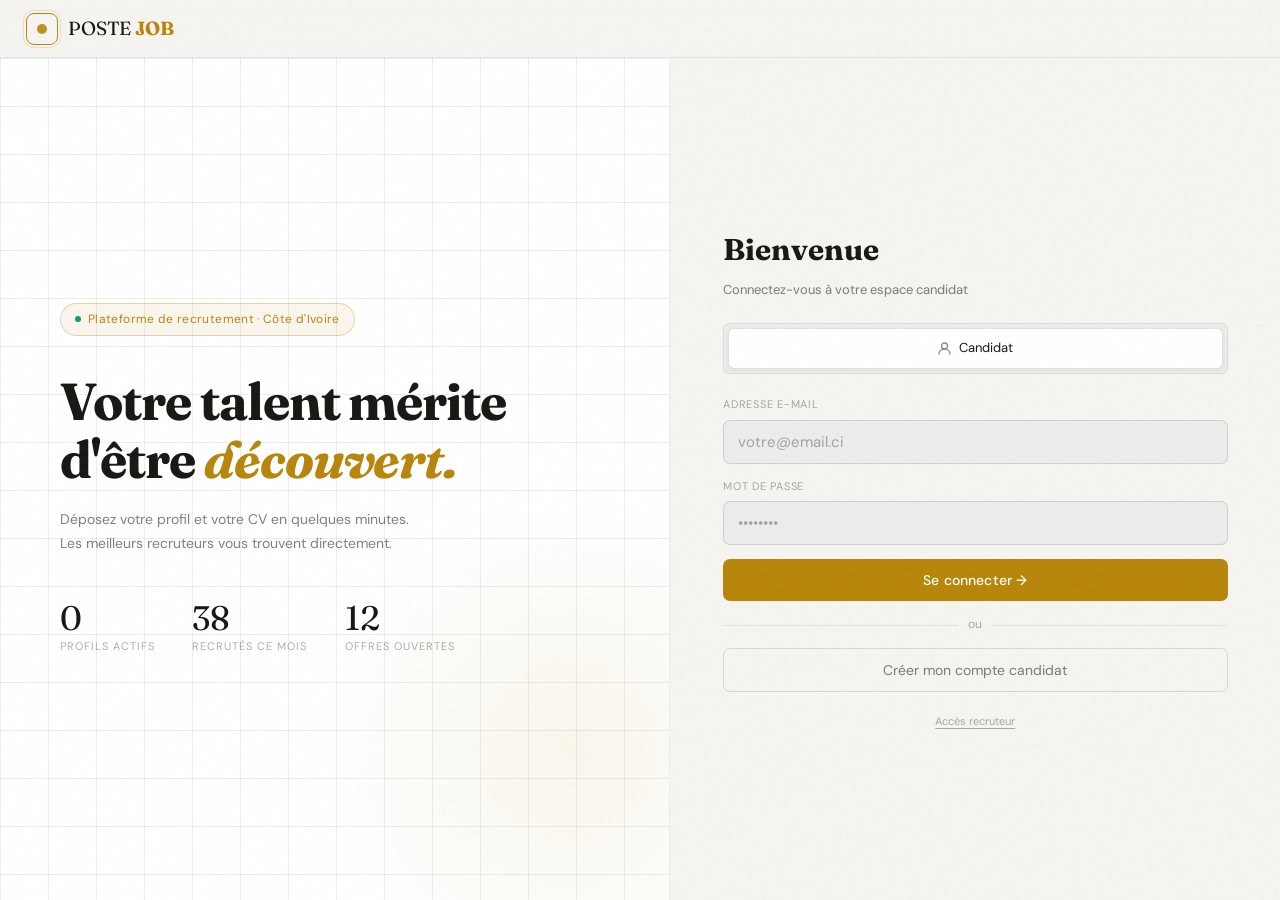
<file: index.html>
<!doctype html>
<html lang="fr">
  <head>
    <meta charset="UTF-8" />
    <meta name="viewport" content="width=device-width, initial-scale=1.0" />
    <title>POSTEJOB — Recrutement Côte d'Ivoire</title>
    <link rel="preconnect" href="https://fonts.googleapis.com" />
    <link rel="stylesheet" href="assets/CSS/style.css" />
    <link rel="stylesheet" href="assets/CSS/index.css" />

    <link
      href="https://fonts.googleapis.com/css2?family=Fraunces:ital,opsz,wght@0,9..144,300;0,9..144,600;0,9..144,700;1,9..144,400&family=DM+Sans:ital,opsz,wght@0,9..40,300;0,9..40,400;0,9..40,500;1,9..40,300&display=swap"
      rel="stylesheet"
    />
  </head>
  <body>
    <div class="app">
      <nav class="navbar">
        <div class="logo">
          <div class="logo-icon"></div>
          <span class="logo-text">POSTE <b>JOB</b></span>
        </div>
        <div class="nav-r"></div>
      </nav>

      <div class="login-wrap">
        <div class="login-hero">
          <div class="hero-bg">
            <div class="hero-bg-grid"></div>
            <div class="hero-orb"></div>
          </div>
          <div class="hero-c">
            <div class="hero-badge">
              <span class="badge-dot"></span>Plateforme de recrutement · Côte
              d'Ivoire
            </div>
            <h1 class="hero-h1">
              Votre talent mérite<br />d'être <em>découvert.</em>
            </h1>
            <p class="hero-p">
              Déposez votre profil et votre CV en quelques minutes. Les
              meilleurs recruteurs vous trouvent directement.
            </p>
            <div class="stats-row">
              <div>
                <div class="stat-num" id="stat-total">0</div>
                <div class="stat-lbl">Profils actifs</div>
              </div>
              <div>
                <div class="stat-num">38</div>
                <div class="stat-lbl">Recrutés ce mois</div>
              </div>
              <div>
                <div class="stat-num">12</div>
                <div class="stat-lbl">Offres ouvertes</div>
              </div>
            </div>
          </div>
        </div>

        <div class="login-panel">
          <h2>Bienvenue</h2>
          <p class="login-sub">Connectez-vous à votre espace candidat</p>
          <div class="type-solo">
            <div class="type-solo-item">
              <svg width="15" height="15" viewBox="0 0 15 15" fill="none">
                <circle
                  cx="7.5"
                  cy="5"
                  r="3"
                  stroke="currentColor"
                  stroke-width="1.3"
                />
                <path
                  d="M2 13c0-3 2.5-5 5.5-5s5.5 2 5.5 5"
                  stroke="currentColor"
                  stroke-width="1.3"
                  stroke-linecap="round"
                />
              </svg>
              Candidat
            </div>
          </div>
          <div class="form-fld">
            <label>Adresse e-mail</label>
            <input type="email" id="l-email" placeholder="votre@email.ci" />
          </div>
          <div class="form-fld">
            <label>Mot de passe</label>
            <input type="password" id="l-pass" placeholder="••••••••" />
          </div>
          <button class="btn-primary" onclick="doLoginCand()">
            Se connecter →
          </button>
          <div
            style="
              text-align: center;
              margin: 14px 0;
              font-size: 12px;
              color: var(--text3);
              position: relative;
            "
          >
            <span
              style="
                background: var(--bg);
                padding: 0 10px;
                position: relative;
                z-index: 1;
              "
              >ou</span
            >
            <div
              style="
                position: absolute;
                top: 50%;
                left: 0;
                right: 0;
                height: 1px;
                background: var(--line);
              "
            ></div>
          </div>
          <button class="btn-ghost" onclick="openRegisterModal()">
            Créer mon compte candidat
          </button>
          <div class="admin-access-link">
            <a onclick="openAdminModal()">Accès recruteur</a>
          </div>
        </div>
      </div>
    </div>

    <div class="modal-overlay" id="admin-modal">
      <div class="modal-box">
        <button class="modal-close" onclick="closeAdminModal()">×</button>
        <h3>Accès recruteur</h3>
        <p class="modal-sub">Réservé aux recruteurs autorisés</p>
        <div class="form-fld">
          <label>Email</label>
          <input
            type="email"
            id="adm-email"
            placeholder="recruteur@talentci.ci"
            value="admin@talentci.ci"
          />
        </div>
        <div class="form-fld">
          <label>Mot de passe</label>
          <input
            type="password"
            id="adm-pass"
            placeholder="••••••••"
            value="••••••••"
          />
        </div>
        <button class="btn-primary" onclick="doLoginAdmin()">
          Accéder au tableau de bord →
        </button>
      </div>
    </div>

    <div class="modal-overlay" id="register-modal">
      <div class="modal-box">
        <button class="modal-close" onclick="closeRegisterModal()">×</button>
        <h3>Créer mon compte</h3>
        <p class="modal-sub">Rejoignez la plateforme TalentCI</p>
        <div class="form-fld">
          <label>Prénom *</label>
          <input type="text" id="reg-prenom" placeholder="Konan" />
        </div>
        <div class="form-fld">
          <label>Nom *</label>
          <input type="text" id="reg-nom" placeholder="Didier" />
        </div>
        <div class="form-fld">
          <label>Email *</label>
          <input type="email" id="reg-email" placeholder="votre@email.ci" />
        </div>
        <div class="form-fld">
          <label>Mot de passe *</label>
          <input type="password" id="reg-pass" placeholder="••••••••" />
        </div>
        <button class="btn-primary" onclick="doRegister()">
          Créer mon compte →
        </button>
      </div>
    </div>

    <div class="toast" id="toast">
      <div class="toast-dot"></div>
      <span id="toast-msg"></span>
    </div>
    <script src="assets/JS/style.js"></script>
    <script src="assets/JS/index.js"></script>
  </body>
</html>
</file>
<file: assets/CSS/style.css>
:root {
  --bg: #f5f4f0;
  --bg2: #ffffff;
  --bg3: #eeecea;
  --bg4: #e5e3df;
  --bg5: #d9d7d2;
  --line: rgba(0, 0, 0, 0.07);
  --line2: rgba(0, 0, 0, 0.12);
  --line3: rgba(0, 0, 0, 0.2);
  --text: #1a1814;
  --text2: rgba(26, 24, 20, 0.55);
  --text3: rgba(26, 24, 20, 0.35);
  --amber: #b8860b;
  --amber2: #d4a843;
  --amber-soft: rgba(184, 134, 11, 0.1);
  --jade: #0f9e72;
  --jade-soft: rgba(15, 158, 114, 0.1);
  --sky: #2176c7;
  --sky-soft: rgba(33, 118, 199, 0.1);
  --red: #c0392b;
  --r: 10px;
  --r-sm: 7px;
}

* {
  box-sizing: border-box;
  margin: 0;
  padding: 0;
}

html,
body {
  height: 100%;
  background: var(--bg);
  color: var(--text);
  font-family: "DM Sans", sans-serif;
  font-size: 15px;
  line-height: 1.6;
  overflow-x: hidden;
}

::selection {
  background: var(--amber);
  color: #fff;
}

input,
select,
textarea,
button {
  font-family: inherit;
  font-size: inherit;
}

::-webkit-scrollbar {
  width: 3px;
}
::-webkit-scrollbar-track {
  background: var(--bg3);
}
::-webkit-scrollbar-thumb {
  background: var(--bg5);
  border-radius: 2px;
}

/* Grain léger */
body::before {
  content: "";
  position: fixed;
  inset: 0;
  opacity: 0.018;
  background-image: url("data:image/svg+xml,%3Csvg viewBox='0 0 200 200' xmlns='http://www.w3.org/2000/svg'%3E%3Cfilter id='n'%3E%3CfeTurbulence type='fractalNoise' baseFrequency='.9' numOctaves='4' stitchTiles='stitch'/%3E%3C/filter%3E%3Crect width='100%25' height='100%25' filter='url(%23n)'/%3E%3C/svg%3E");
  pointer-events: none;
  z-index: 1000;
}

.app {
  min-height: 100vh;
  display: flex;
  flex-direction: column;
}

/* ── Navbar ── */
.navbar {
  position: sticky;
  top: 0;
  z-index: 200;
  background: rgba(245, 244, 240, 0.92);
  backdrop-filter: blur(20px);
  border-bottom: 1px solid var(--line);
  padding: 0 1.75rem;
  display: flex;
  align-items: center;
  justify-content: space-between;
  height: 58px;
}
.logo {
  display: flex;
  align-items: center;
  gap: 10px;
  cursor: pointer;
}
.logo-icon {
  width: 32px;
  height: 32px;
  border: 1.5px solid var(--amber);
  border-radius: 8px;
  display: grid;
  place-items: center;
  position: relative;
}
.logo-icon::before {
  content: "";
  width: 10px;
  height: 10px;
  background: var(--amber);
  border-radius: 50%;
  opacity: 0.9;
}
.logo-icon::after {
  content: "";
  position: absolute;
  inset: -4px;
  border: 1px solid rgba(184, 134, 11, 0.2);
  border-radius: 11px;
}
.logo-text {
  font-family: "Fraunces", serif;
  font-size: 19px;
  letter-spacing: -0.01em;
  color: var(--text);
}
.logo-text b {
  color: var(--amber);
}
.nav-r {
  display: flex;
  align-items: center;
  gap: 10px;
}
.uinfo {
  display: none;
  align-items: center;
  gap: 9px;
}
.uav {
  width: 33px;
  height: 33px;
  border-radius: 50%;
  background: linear-gradient(135deg, var(--amber), var(--amber2));
  display: grid;
  place-items: center;
  font-size: 11px;
  font-weight: 600;
  color: #fff;
  letter-spacing: 0.03em;
}
.unm {
  font-size: 13px;
  color: var(--text2);
}
.btn-xs {
  padding: 5px 13px;
  border-radius: var(--r-sm);
  border: 1px solid var(--line2);
  background: transparent;
  color: var(--text3);
  font-size: 12px;
  cursor: pointer;
  transition: 0.2s;
}
.btn-xs:hover {
  background: var(--bg3);
  color: var(--text);
}

/* ── Animations ── */
@keyframes fadeUp {
  from {
    opacity: 0;
    transform: translateY(10px);
  }
  to {
    opacity: 1;
    transform: translateY(0);
  }
}

/* ── Modals ── */
.modal-overlay {
  display: none;
  position: fixed;
  inset: 0;
  background: rgba(0, 0, 0, 0.35);
  z-index: 500;
  align-items: center;
  justify-content: center;
}
.modal-overlay.open {
  display: flex;
}
.modal-box {
  background: var(--bg2);
  border: 1px solid var(--line2);
  border-radius: var(--r);
  padding: 2.25rem;
  width: 360px;
  position: relative;
  animation: fadeUp 0.3s ease;
  box-shadow: 0 8px 40px rgba(0, 0, 0, 0.12);
}
.modal-close {
  position: absolute;
  top: 14px;
  right: 14px;
  background: none;
  border: none;
  color: var(--text3);
  font-size: 22px;
  cursor: pointer;
  line-height: 1;
  padding: 0;
}
.modal-close:hover {
  color: var(--text);
}
.modal-box h3 {
  font-family: "Fraunces", serif;
  font-size: 22px;
  margin-bottom: 4px;
}
.modal-sub {
  font-size: 13px;
  color: var(--text2);
  margin-bottom: 1.5rem;
}

/* ── Formulaires ── */
.form-fld {
  margin-bottom: 14px;
}
.form-fld label {
  display: block;
  font-size: 11px;
  color: var(--text3);
  text-transform: uppercase;
  letter-spacing: 0.07em;
  margin-bottom: 6px;
}
.form-fld input,
.form-fld select {
  width: 100%;
  padding: 11px 14px;
  background: var(--bg3);
  border: 1px solid var(--line2);
  border-radius: var(--r-sm);
  color: var(--text);
  outline: none;
  transition: 0.2s;
}
.form-fld input:focus,
.form-fld select:focus {
  border-color: var(--amber);
  background: var(--bg2);
}
.form-fld input::placeholder {
  color: var(--text3);
}
.form-fld select {
  appearance: none;
  background-image: url("data:image/svg+xml,%3Csvg xmlns='http://www.w3.org/2000/svg' width='10' height='6'%3E%3Cpath d='M1 1l4 4 4-4' stroke='rgba(26,24,20,0.3)' stroke-width='1.5' fill='none' stroke-linecap='round'/%3E%3C/svg%3E");
  background-repeat: no-repeat;
  background-position: right 12px center;
  padding-right: 32px;
}

/* ── Boutons ── */
.btn-primary {
  width: 100%;
  padding: 12px;
  background: var(--amber);
  color: #fff;
  border: none;
  border-radius: var(--r-sm);
  font-size: 14px;
  font-weight: 500;
  cursor: pointer;
  transition: 0.2s;
  letter-spacing: 0.01em;
}
.btn-primary:hover {
  background: var(--amber2);
  transform: translateY(-1px);
}

.btn-ghost {
  width: 100%;
  padding: 12px;
  background: transparent;
  border: 1px solid var(--line2);
  border-radius: var(--r-sm);
  color: var(--text2);
  font-size: 14px;
  font-weight: 400;
  cursor: pointer;
  transition: 0.2s;
}
.btn-ghost:hover {
  background: var(--bg3);
  border-color: var(--line3);
  color: var(--text);
  transform: translateY(-1px);
}

.btn-back {
  padding: 9px 20px;
  background: transparent;
  border: 1px solid var(--line2);
  border-radius: var(--r-sm);
  color: var(--text2);
  font-size: 13px;
  cursor: pointer;
  transition: 0.2s;
  display: flex;
  align-items: center;
  gap: 5px;
}
.btn-back:hover {
  background: var(--bg3);
  border-color: var(--line3);
}

.btn-next {
  padding: 9px 22px;
  background: var(--amber);
  color: #fff;
  border: none;
  border-radius: var(--r-sm);
  font-size: 13px;
  font-weight: 500;
  cursor: pointer;
  transition: 0.2s;
  display: flex;
  align-items: center;
  gap: 6px;
}
.btn-next:hover {
  background: var(--amber2);
  transform: translateY(-1px);
}

.btn-submit {
  padding: 9px 22px;
  background: var(--jade);
  color: #fff;
  border: none;
  border-radius: var(--r-sm);
  font-size: 13px;
  font-weight: 500;
  cursor: pointer;
  transition: 0.2s;
  display: flex;
  align-items: center;
  gap: 6px;
}
.btn-submit:hover {
  opacity: 0.88;
  transform: translateY(-1px);
}

/* ── Toast ── */
.toast {
  position: fixed;
  bottom: 24px;
  right: 24px;
  z-index: 999;
  background: var(--bg2);
  border: 1px solid var(--line2);
  border-radius: var(--r);
  padding: 14px 18px;
  display: flex;
  align-items: center;
  gap: 10px;
  font-size: 13px;
  color: var(--text);
  box-shadow: 0 8px 32px rgba(0, 0, 0, 0.12);
  transform: translateY(80px);
  opacity: 0;
  transition: 0.4s cubic-bezier(0.34, 1.56, 0.64, 1);
  pointer-events: none;
}
.toast.show {
  transform: translateY(0);
  opacity: 1;
}
.toast-dot {
  width: 8px;
  height: 8px;
  border-radius: 50%;
  background: var(--jade);
  flex-shrink: 0;
}
</file>
<file: assets/CSS/index.css>
/* ── Layout login ── */
.login-wrap {
  min-height: calc(100vh - 58px);
  display: grid;
  grid-template-columns: 1.1fr 1fr;
}

/* ── Hero gauche ── */
.login-hero {
  background: var(--bg2);
  border-right: 1px solid var(--line);
  padding: 5rem 4rem;
  display: flex;
  flex-direction: column;
  justify-content: center;
  position: relative;
  overflow: hidden;
}
.hero-bg {
  position: absolute;
  inset: 0;
}
.hero-bg-grid {
  position: absolute;
  inset: 0;
  background-image:
    linear-gradient(var(--line) 1px, transparent 1px),
    linear-gradient(90deg, var(--line) 1px, transparent 1px);
  background-size: 48px 48px;
}
.hero-orb {
  position: absolute;
  width: 500px;
  height: 500px;
  border-radius: 50%;
  background: radial-gradient(
    circle,
    rgba(184, 134, 11, 0.08) 0%,
    transparent 70%
  );
  bottom: -100px;
  right: -150px;
}
.hero-c {
  position: relative;
  z-index: 1;
}

.hero-badge {
  display: inline-flex;
  align-items: center;
  gap: 7px;
  border: 1px solid rgba(184, 134, 11, 0.3);
  background: rgba(184, 134, 11, 0.07);
  padding: 6px 14px;
  border-radius: 30px;
  font-size: 12px;
  color: var(--amber);
  margin-bottom: 2.5rem;
  letter-spacing: 0.03em;
}
.badge-dot {
  width: 6px;
  height: 6px;
  border-radius: 50%;
  background: var(--jade);
  animation: blink 2.4s infinite;
}
@keyframes blink {
  0%,
  100% {
    opacity: 1;
  }
  50% {
    opacity: 0.3;
  }
}

.hero-h1 {
  font-family: "Fraunces", serif;
  font-size: 52px;
  line-height: 1.1;
  margin-bottom: 1.25rem;
  letter-spacing: -0.02em;
  color: var(--text);
}
.hero-h1 em {
  font-style: italic;
  color: var(--amber);
}

.hero-p {
  font-size: 14px;
  color: var(--text2);
  max-width: 360px;
  line-height: 1.75;
  margin-bottom: 3rem;
}

.stats-row {
  display: flex;
  gap: 2.5rem;
}
.stat-num {
  font-family: "Fraunces", serif;
  font-size: 34px;
  line-height: 1;
  color: var(--text);
}
.stat-lbl {
  font-size: 11px;
  color: var(--text3);
  text-transform: uppercase;
  letter-spacing: 0.09em;
  margin-top: 3px;
}

/* ── Panel droite ── */
.login-panel {
  background: var(--bg);
  padding: 4rem 3.5rem;
  display: flex;
  flex-direction: column;
  justify-content: center;
}
.login-panel h2 {
  font-family: "Fraunces", serif;
  font-size: 30px;
  color: var(--text);
  margin-bottom: 6px;
}
.login-sub {
  font-size: 13px;
  color: var(--text2);
  margin-bottom: 1.5rem;
}

.type-solo {
  display: flex;
  background: var(--bg3);
  border: 1px solid var(--line);
  border-radius: var(--r-sm);
  padding: 4px;
  margin-bottom: 1.5rem;
}
.type-solo-item {
  flex: 1;
  padding: 9px;
  border-radius: 6px;
  background: var(--bg2);
  border: 1px solid var(--line2);
  text-align: center;
  font-size: 13px;
  color: var(--text);
  display: flex;
  align-items: center;
  justify-content: center;
  gap: 7px;
  box-shadow: 0 1px 4px rgba(0, 0, 0, 0.06);
}
.type-solo-item svg {
  opacity: 0.5;
}

.admin-access-link {
  text-align: center;
  margin-top: 16px;
}
.admin-access-link a {
  font-size: 11px;
  color: var(--text3);
  cursor: pointer;
  text-decoration: underline;
  text-underline-offset: 3px;
}
.admin-access-link a:hover {
  color: var(--text2);
}
</file>
<file: assets/CSS/admin.css>
.admin-layout {
  display: grid;
  grid-template-columns: 220px 1fr;
  min-height: calc(100vh - 58px);
}

/* ── Sidebar ── */
.admin-sidebar {
  background: var(--bg2);
  border-right: 1px solid var(--line);
  padding: 1.5rem 0;
  display: flex;
  flex-direction: column;
  box-shadow: 2px 0 8px rgba(0, 0, 0, 0.04);
}
.sidebar-sec {
  padding: 0 1rem;
  margin-bottom: 1.5rem;
}
.sidebar-sec-lbl {
  font-size: 10px;
  text-transform: uppercase;
  letter-spacing: 0.1em;
  color: var(--text3);
  margin-bottom: 0.75rem;
  padding: 0 4px;
}
.sbi {
  display: flex;
  align-items: center;
  gap: 10px;
  padding: 8px 12px;
  border-radius: var(--r-sm);
  font-size: 13px;
  color: var(--text2);
  cursor: pointer;
  transition: 0.2s;
  margin-bottom: 2px;
  border: 1px solid transparent;
}
.sbi:hover {
  background: var(--bg3);
  color: var(--text);
}
.sbi.act {
  background: var(--amber-soft);
  color: var(--amber);
  border-color: rgba(184, 134, 11, 0.18);
}
.sbi-icon {
  font-size: 15px;
  width: 20px;
  text-align: center;
}
.sidebar-spacer {
  flex: 1;
}

/* ── Main ── */
.admin-main {
  padding: 2rem;
  overflow-y: auto;
}
.admin-topbar {
  display: flex;
  align-items: flex-end;
  justify-content: space-between;
  margin-bottom: 2rem;
}
.admin-title {
  font-family: "Fraunces", serif;
  font-size: 26px;
  color: var(--text);
  letter-spacing: -0.015em;
}
.admin-date {
  font-size: 12px;
  color: var(--text3);
  margin-top: 3px;
}

/* ── Metrics ── */
.metrics {
  display: grid;
  grid-template-columns: repeat(4, 1fr);
  gap: 10px;
  margin-bottom: 1.25rem;
}
.mc {
  background: var(--bg2);
  border: 1px solid var(--line);
  border-radius: var(--r);
  padding: 1.2rem;
  position: relative;
  overflow: hidden;
  box-shadow: 0 1px 6px rgba(0, 0, 0, 0.05);
}
.mc::after {
  content: "";
  position: absolute;
  bottom: 0;
  left: 0;
  right: 0;
  height: 2px;
}
.mc.m1::after {
  background: var(--amber);
}
.mc.m2::after {
  background: var(--jade);
}
.mc.m3::after {
  background: var(--sky);
}
.mc.m4::after {
  background: #4a9e2f;
}
.mc-lbl {
  font-size: 11px;
  color: var(--text3);
  text-transform: uppercase;
  letter-spacing: 0.07em;
  margin-bottom: 8px;
}
.mc-val {
  font-family: "Fraunces", serif;
  font-size: 34px;
  color: var(--text);
  line-height: 1;
}
.mc-sub {
  font-size: 11px;
  color: var(--jade);
  margin-top: 4px;
}

/* ── Filtre bar ── */
.fbar {
  background: var(--bg2);
  border: 1px solid var(--line);
  border-radius: var(--r);
  padding: 0.9rem 1.2rem;
  margin-bottom: 1rem;
  display: flex;
  gap: 9px;
  align-items: center;
  flex-wrap: wrap;
  box-shadow: 0 1px 4px rgba(0, 0, 0, 0.04);
}
.fbar input,
.fbar select {
  padding: 7px 12px;
  background: var(--bg3);
  border: 1px solid var(--line2);
  border-radius: var(--r-sm);
  color: var(--text2);
  font-size: 13px;
  outline: none;
  transition: 0.2s;
}
.fbar input {
  flex: 1;
  min-width: 140px;
}
.fbar input:focus,
.fbar select:focus {
  border-color: var(--amber);
  background: var(--bg2);
  color: var(--text);
}
.fbar input::placeholder {
  color: var(--text3);
}
.fbar select {
  appearance: none;
  background-image: url("data:image/svg+xml,%3Csvg xmlns='http://www.w3.org/2000/svg' width='10' height='6'%3E%3Cpath d='M1 1l4 4 4-4' stroke='rgba(26,24,20,0.3)' stroke-width='1.5' fill='none' stroke-linecap='round'/%3E%3C/svg%3E");
  background-repeat: no-repeat;
  background-position: right 9px center;
  padding-right: 26px;
  cursor: pointer;
}
.fbar-div {
  width: 1px;
  height: 26px;
  background: var(--line);
}
.sort-btns {
  display: flex;
  gap: 5px;
}
.sp {
  padding: 5px 12px;
  border: 1px solid var(--line2);
  border-radius: 30px;
  background: transparent;
  color: var(--text3);
  font-size: 11px;
  cursor: pointer;
  transition: 0.2s;
  white-space: nowrap;
}
.sp:hover {
  border-color: var(--line3);
  color: var(--text2);
}
.sp.act {
  border-color: var(--amber);
  color: var(--amber);
  background: var(--amber-soft);
}
.res-count {
  font-size: 12px;
  color: var(--text3);
}
.export-btn {
  padding: 7px 16px;
  background: var(--amber-soft);
  border: 1px solid rgba(184, 134, 11, 0.22);
  border-radius: var(--r-sm);
  color: var(--amber);
  font-size: 12px;
  cursor: pointer;
  transition: 0.2s;
  white-space: nowrap;
}
.export-btn:hover {
  background: rgba(184, 134, 11, 0.18);
}

/* ── Table ── */
.table-wrap {
  background: var(--bg2);
  border: 1px solid var(--line);
  border-radius: var(--r);
  overflow: hidden;
  box-shadow: 0 1px 6px rgba(0, 0, 0, 0.05);
}
table {
  width: 100%;
  border-collapse: collapse;
  font-size: 13px;
}
thead th {
  background: var(--bg3);
  padding: 10px 14px;
  text-align: left;
  font-size: 10.5px;
  font-weight: 500;
  color: var(--text3);
  text-transform: uppercase;
  letter-spacing: 0.07em;
  border-bottom: 1px solid var(--line);
}
tbody tr {
  border-bottom: 1px solid var(--line);
  transition: background 0.15s;
}
tbody tr:last-child {
  border-bottom: none;
}
tbody tr:hover {
  background: rgba(0, 0, 0, 0.015);
}
td {
  padding: 12px 14px;
  color: var(--text);
  vertical-align: middle;
}

.av-cell {
  display: flex;
  align-items: center;
  gap: 10px;
}
.av {
  width: 36px;
  height: 36px;
  border-radius: 9px;
  display: grid;
  place-items: center;
  font-size: 12px;
  font-weight: 500;
  flex-shrink: 0;
  letter-spacing: 0.03em;
}
.cand-name-cell {
  font-size: 13px;
  font-weight: 500;
  color: var(--text);
}
.cand-city-cell {
  font-size: 11px;
  color: var(--text3);
  margin-top: 1px;
}

/* Badges niveaux */
.ebadge {
  display: inline-flex;
  align-items: center;
  padding: 3px 9px;
  border-radius: 30px;
  font-size: 11px;
  font-weight: 500;
}
.eb-j {
  background: var(--sky-soft);
  border: 1px solid rgba(33, 118, 199, 0.2);
  color: var(--sky);
}
.eb-m {
  background: var(--jade-soft);
  border: 1px solid rgba(15, 158, 114, 0.2);
  color: var(--jade);
}
.eb-s {
  background: rgba(212, 138, 0, 0.08);
  border: 1px solid rgba(212, 138, 0, 0.2);
  color: #c87800;
}
.eb-e {
  background: var(--amber-soft);
  border: 1px solid rgba(184, 134, 11, 0.22);
  color: var(--amber);
}

/* Score */
.score-row {
  display: flex;
  align-items: center;
  gap: 7px;
}
.score-bar {
  width: 56px;
  height: 4px;
  background: var(--bg4);
  border-radius: 2px;
  overflow: hidden;
}
.score-fill {
  height: 100%;
  border-radius: 2px;
}
.score-num {
  font-size: 11px;
  font-weight: 500;
}

/* Docs */
.doc-cell {
  display: flex;
  gap: 5px;
  flex-wrap: wrap;
}
.doc-btn {
  padding: 3px 9px;
  border-radius: 5px;
  border: 1px solid var(--line2);
  background: transparent;
  color: var(--text3);
  font-size: 11px;
  cursor: pointer;
  transition: 0.2s;
}
.doc-btn:hover {
  border-color: var(--amber);
  color: var(--amber);
}
.doc-btn.has {
  border-color: rgba(15, 158, 114, 0.3);
  color: var(--jade);
}
.doc-btn.has:hover {
  background: var(--jade-soft);
}

.status-sel {
  padding: 5px 8px;
  background: var(--bg3);
  border: 1px solid var(--line2);
  border-radius: var(--r-sm);
  color: var(--text2);
  font-size: 11px;
  outline: none;
  cursor: pointer;
  appearance: none;
}
.btn-fiche {
  padding: 3px 9px;
  border-radius: 5px;
  border: 1px solid var(--line2);
  background: transparent;
  color: var(--text3);
  font-size: 11px;
  cursor: pointer;
  transition: 0.2s;
}
.btn-fiche:hover {
  border-color: var(--sky);
  color: var(--sky);
}
.empty-row td {
  text-align: center;
  padding: 3rem;
  color: var(--text3);
  font-size: 13px;
}

/* ── Panel inscription ── */
.insc-panel {
  background: var(--bg2);
  border: 1px solid var(--line);
  border-radius: var(--r);
  padding: 1.75rem;
  max-width: 580px;
  box-shadow: 0 1px 6px rgba(0, 0, 0, 0.05);
}
.insc-panel h3 {
  font-family: "Fraunces", serif;
  font-size: 22px;
  margin-bottom: 4px;
}
.insc-sub {
  font-size: 13px;
  color: var(--text2);
  margin-bottom: 1.75rem;
}
.reg-grid {
  display: grid;
  grid-template-columns: 1fr 1fr;
  gap: 12px;
}
.reg-grid .span2 {
  grid-column: span 2;
}
.btn-jade {
  width: 100%;
  padding: 12px;
  background: var(--jade);
  color: #fff;
  border: none;
  border-radius: var(--r-sm);
  font-size: 14px;
  font-weight: 500;
  cursor: pointer;
  transition: 0.2s;
  margin-top: 4px;
}
.btn-jade:hover {
  opacity: 0.88;
  transform: translateY(-1px);
}
.form-fld-a label {
  display: block;
  font-size: 11px;
  color: var(--text3);
  text-transform: uppercase;
  letter-spacing: 0.07em;
  margin-bottom: 6px;
}
.form-fld-a input,
.form-fld-a select {
  width: 100%;
  padding: 10px 13px;
  background: var(--bg3);
  border: 1px solid var(--line2);
  border-radius: var(--r-sm);
  color: var(--text);
  outline: none;
  transition: 0.2s;
  appearance: none;
}
.form-fld-a input:focus,
.form-fld-a select:focus {
  border-color: var(--amber);
  background: var(--bg2);
}
.form-fld-a input::placeholder {
  color: var(--text3);
}
.form-fld-a select {
  background-image: url("data:image/svg+xml,%3Csvg xmlns='http://www.w3.org/2000/svg' width='10' height='6'%3E%3Cpath d='M1 1l4 4 4-4' stroke='rgba(26,24,20,0.3)' stroke-width='1.5' fill='none' stroke-linecap='round'/%3E%3C/svg%3E");
  background-repeat: no-repeat;
  background-position: right 12px center;
  padding-right: 30px;
}

/* ── Comptes ── */
.accounts-list {
  display: flex;
  flex-direction: column;
  gap: 8px;
}
.acc-row {
  display: flex;
  align-items: center;
  justify-content: space-between;
  padding: 12px 16px;
  background: var(--bg2);
  border: 1px solid var(--line);
  border-radius: var(--r-sm);
}
.acc-info {
  display: flex;
  align-items: center;
  gap: 12px;
}
.acc-av {
  width: 32px;
  height: 32px;
  border-radius: 50%;
  background: var(--amber-soft);
  color: var(--amber);
  display: grid;
  place-items: center;
  font-size: 11px;
  font-weight: 600;
  flex-shrink: 0;
}
.acc-name {
  font-size: 13px;
  font-weight: 500;
  color: var(--text);
}
.acc-email {
  font-size: 11px;
  color: var(--text3);
}
.acc-badge {
  padding: 2px 9px;
  border-radius: 20px;
  font-size: 11px;
  background: var(--jade-soft);
  border: 1px solid rgba(15, 158, 114, 0.2);
  color: var(--jade);
}
.btn-del {
  padding: 4px 10px;
  background: transparent;
  border: 1px solid rgba(192, 57, 43, 0.25);
  border-radius: 5px;
  color: rgba(192, 57, 43, 0.6);
  font-size: 11px;
  cursor: pointer;
  transition: 0.2s;
}
.btn-del:hover {
  border-color: var(--red);
  color: var(--red);
}
.empty-accs {
  text-align: center;
  padding: 3rem;
  color: var(--text3);
  font-size: 13px;
}
</file>
<file: assets/CSS/candidat.css>
/* =========================================================
   POSTEJOB — PREMIUM MODERN UI
========================================================= */

:root {
  --bg: #0f1115;
  --bg2: #171a20;
  --bg3: #1d2128;
  --bg4: #262b35;

  --text: #f5f7fb;
  --text2: #bcc3cf;
  --text3: #6e7685;

  --line: rgba(255, 255, 255, 0.06);
  --line2: rgba(255, 255, 255, 0.12);

  --amber: #f5b942;
  --amber-soft: rgba(245, 185, 66, 0.12);

  --jade: #22d39a;
  --jade-soft: rgba(34, 211, 154, 0.12);

  --danger: #ff6b6b;

  --r: 28px;
  --r-sm: 18px;
}

/* =========================================================
   BASE
========================================================= */

* {
  box-sizing: border-box;
}

body {
  margin: 0;

  font-family: "DM Sans", sans-serif;

  background:
    radial-gradient(
      circle at top left,
      rgba(245, 185, 66, 0.12),
      transparent 30%
    ),
    radial-gradient(
      circle at bottom right,
      rgba(34, 211, 154, 0.1),
      transparent 30%
    ),
    linear-gradient(180deg, #0d0f13 0%, #12151a 100%);

  color: var(--text);

  min-height: 100vh;
}

/* scrollbar */

::-webkit-scrollbar {
  width: 10px;
}

::-webkit-scrollbar-thumb {
  background: rgba(255, 255, 255, 0.08);
  border-radius: 20px;
}

/* =========================================================
   NAVBAR
========================================================= */

.navbar {
  position: sticky;
  top: 0;
  z-index: 50;

  display: flex;
  justify-content: space-between;
  align-items: center;

  padding: 18px 34px;

  backdrop-filter: blur(18px);

  background: rgba(15, 17, 21, 0.72);

  border-bottom: 1px solid rgba(255, 255, 255, 0.04);
}

.logo {
  display: flex;
  align-items: center;
  gap: 12px;
}

.logo-icon {
  width: 16px;
  height: 16px;
  border-radius: 50%;

  background: linear-gradient(135deg, var(--amber), var(--jade));

  box-shadow: 0 0 18px rgba(245, 185, 66, 0.5);
}

.logo-text {
  font-size: 18px;
  letter-spacing: 0.04em;
  color: var(--text2);
}

.logo-text b {
  color: var(--text);
}

/* =========================================================
   USER
========================================================= */

.nav-r {
  display: flex;
  align-items: center;
  gap: 14px;
}

.uinfo {
  display: flex;
  align-items: center;
  gap: 10px;
}

.uav {
  width: 42px;
  height: 42px;
  border-radius: 50%;

  display: grid;
  place-items: center;

  background: linear-gradient(135deg, var(--amber), #ffcf73);

  color: #111;

  font-weight: 700;
}

.unm {
  font-size: 14px;
  color: var(--text2);
}

/* =========================================================
   PAGE
========================================================= */

.page-wrap,
.profil-wrap {
  width: 100%;
  max-width: 900px;

  margin: 0 auto;

  padding: 3rem 2rem 5rem;
}

.page-h {
  font-family: "Fraunces", serif;

  font-size: 56px;

  line-height: 1;

  margin-bottom: 12px;

  letter-spacing: -0.04em;
}

.page-sub {
  max-width: 620px;

  color: var(--text2);

  font-size: 15px;

  line-height: 1.8;

  margin-bottom: 3rem;
}

/* =========================================================
   GLASS CARD
========================================================= */

.fcard,
.pcard,
.profil-header {
  position: relative;

  overflow: hidden;

  background: linear-gradient(
    145deg,
    rgba(255, 255, 255, 0.04),
    rgba(255, 255, 255, 0.02)
  );

  border: 1px solid rgba(255, 255, 255, 0.06);

  border-radius: 30px;

  backdrop-filter: blur(18px);

  padding: 2rem;

  margin-bottom: 1.5rem;

  box-shadow: 0 10px 35px rgba(0, 0, 0, 0.32);

  transition:
    transform 0.25s,
    border 0.25s,
    box-shadow 0.25s;
}

.fcard:hover,
.pcard:hover,
.profil-header:hover {
  transform: translateY(-4px);

  border-color: rgba(245, 185, 66, 0.18);

  box-shadow: 0 18px 40px rgba(0, 0, 0, 0.38);
}

.fcard::before,
.pcard::before,
.profil-header::before {
  content: "";

  position: absolute;

  top: 0;
  left: 0;
  right: 0;

  height: 3px;

  background: linear-gradient(90deg, var(--amber), var(--jade));
}

/* =========================================================
   TITLES
========================================================= */

.sec-hd,
.pcard-title {
  display: flex;
  align-items: center;
  gap: 10px;

  font-size: 11px;

  text-transform: uppercase;

  letter-spacing: 0.16em;

  color: var(--text3);

  margin-bottom: 1.5rem;
}

.sec-hd::after,
.pcard-title::after {
  content: "";

  flex: 1;

  height: 1px;

  background: linear-gradient(90deg, rgba(255, 255, 255, 0.08), transparent);
}

/* =========================================================
   FORM GRID
========================================================= */

.fgrid {
  display: grid;

  grid-template-columns: repeat(2, 1fr);

  gap: 18px;
}

.span2 {
  grid-column: span 2;
}

/* =========================================================
   INPUTS
========================================================= */

.fld label {
  display: block;

  margin-bottom: 8px;

  font-size: 11px;

  text-transform: uppercase;

  letter-spacing: 0.08em;

  color: var(--text3);
}

.fld input,
.fld select,
.fld textarea {
  width: 100%;

  border: 1px solid rgba(255, 255, 255, 0.05);

  background: rgba(255, 255, 255, 0.03);

  border-radius: 18px;

  color: var(--text);

  min-height: 54px;

  padding: 0 18px;

  font-size: 14px;

  outline: none;

  transition: 0.25s;
}

.fld textarea {
  min-height: 140px;

  padding-top: 16px;

  resize: vertical;
}

.fld input:focus,
.fld select:focus,
.fld textarea:focus {
  border-color: rgba(245, 185, 66, 0.35);

  background: rgba(255, 255, 255, 0.045);

  box-shadow: 0 0 0 5px rgba(245, 185, 66, 0.08);
}

.fld input::placeholder,
.fld textarea::placeholder {
  color: #6b7280;
}

/* =========================================================
   EXPERIENCE BOX
========================================================= */

.exp-box {
  border-radius: 28px;

  padding: 2rem;

  background: linear-gradient(
    145deg,
    rgba(255, 255, 255, 0.03),
    rgba(255, 255, 255, 0.015)
  );

  border: 1px solid rgba(255, 255, 255, 0.05);
}

.exp-big {
  font-family: "Fraunces", serif;

  font-size: 72px;

  color: var(--amber);

  line-height: 1;
}

.exp-unit {
  color: var(--text3);

  margin-top: 5px;
}

/* range */

input[type="range"] {
  appearance: none;

  width: 100%;

  height: 6px;

  border-radius: 999px;

  background: rgba(255, 255, 255, 0.08);
}

input[type="range"]::-webkit-slider-thumb {
  appearance: none;

  width: 24px;
  height: 24px;

  border-radius: 50%;

  background: var(--amber);

  border: 4px solid #111;

  cursor: pointer;

  transition: 0.2s;
}

input[type="range"]::-webkit-slider-thumb:hover {
  transform: scale(1.15);
}

#track-fill {
  height: 6px;

  border-radius: 999px;

  background: linear-gradient(90deg, var(--jade), var(--amber));
}

/* =========================================================
   CHIPS
========================================================= */

.skills-box {
  display: flex;
  flex-wrap: wrap;
  gap: 10px;

  padding: 14px;

  border-radius: 22px;

  min-height: 64px;

  background: rgba(255, 255, 255, 0.03);

  border: 1px solid rgba(255, 255, 255, 0.05);
}

.chip,
.chip-ro {
  display: inline-flex;
  align-items: center;
  gap: 8px;

  padding: 9px 16px;

  border-radius: 999px;

  background: rgba(245, 185, 66, 0.12);

  border: 1px solid rgba(245, 185, 66, 0.16);

  color: #ffd98b;

  font-size: 13px;

  transition: 0.2s;
}

.chip:hover,
.chip-ro:hover {
  transform: translateY(-2px);
}

.chip button {
  border: none;
  background: none;

  color: rgba(255, 255, 255, 0.45);

  cursor: pointer;

  font-size: 16px;
}

/* =========================================================
   BUTTONS
========================================================= */

.btn-submit,
.btn-edit {
  height: 54px;

  border: none;

  padding: 0 28px;

  border-radius: 18px;

  font-weight: 700;

  font-size: 14px;

  cursor: pointer;

  transition: 0.25s;

  background: linear-gradient(135deg, var(--amber), #ffd271);

  color: #111;

  box-shadow: 0 10px 24px rgba(245, 185, 66, 0.22);
}

.btn-submit:hover,
.btn-edit:hover {
  transform: translateY(-3px);

  box-shadow: 0 18px 34px rgba(245, 185, 66, 0.3);
}

.btn-back,
.btn-xs {
  height: 52px;

  padding: 0 22px;

  border-radius: 18px;

  border: 1px solid rgba(255, 255, 255, 0.06);

  background: rgba(255, 255, 255, 0.03);

  color: var(--text);

  cursor: pointer;

  transition: 0.2s;
}

.btn-back:hover,
.btn-xs:hover {
  background: rgba(255, 255, 255, 0.06);
}

/* =========================================================
   PROFILE
========================================================= */

.profil-header {
  display: flex;
  align-items: center;
  gap: 1.8rem;
}

.profil-avatar {
  width: 90px;
  height: 90px;

  border-radius: 50%;

  display: grid;
  place-items: center;

  font-size: 34px;

  font-family: "Fraunces", serif;

  background: linear-gradient(135deg, var(--amber), #ffdc8d);

  color: #111;

  flex-shrink: 0;
}

.profil-name {
  font-family: "Fraunces", serif;

  font-size: 36px;

  margin-bottom: 6px;
}

.profil-poste {
  color: var(--text2);

  margin-bottom: 12px;
}

.badge {
  padding: 8px 14px;

  border-radius: 999px;

  font-size: 12px;

  border: 1px solid rgba(255, 255, 255, 0.05);

  background: rgba(255, 255, 255, 0.03);
}

.badge-level {
  background: rgba(245, 185, 66, 0.12);

  border-color: rgba(245, 185, 66, 0.18);

  color: #ffd98b;
}

/* =========================================================
   TOAST
========================================================= */

.toast {
  position: fixed;

  right: 24px;
  bottom: 24px;

  display: flex;
  align-items: center;
  gap: 12px;

  padding: 16px 20px;

  border-radius: 18px;

  background: rgba(20, 22, 27, 0.92);

  border: 1px solid rgba(255, 255, 255, 0.06);

  backdrop-filter: blur(16px);

  transform: translateY(30px);

  opacity: 0;

  pointer-events: none;

  transition: 0.3s;
}

.toast.show {
  opacity: 1;

  transform: translateY(0);
}

.toast-dot {
  width: 10px;
  height: 10px;

  border-radius: 50%;

  background: var(--jade);

  box-shadow: 0 0 12px var(--jade);
}

/* =========================================================
   MOBILE
========================================================= */

@media (max-width: 760px) {
  .navbar {
    padding: 16px;
  }

  .page-wrap,
  .profil-wrap {
    padding: 1.25rem;
  }

  .page-h {
    font-size: 40px;
  }

  .fgrid {
    grid-template-columns: 1fr;
  }

  .span2 {
    grid-column: span 1;
  }

  .profil-header {
    flex-direction: column;
    text-align: center;
  }

  .f-actions {
    flex-direction: column;
    gap: 12px;
  }

  .btn-submit,
  .btn-back,
  .btn-edit {
    width: 100%;
  }

  .exp-big {
    font-size: 54px;
  }
}
</file>
